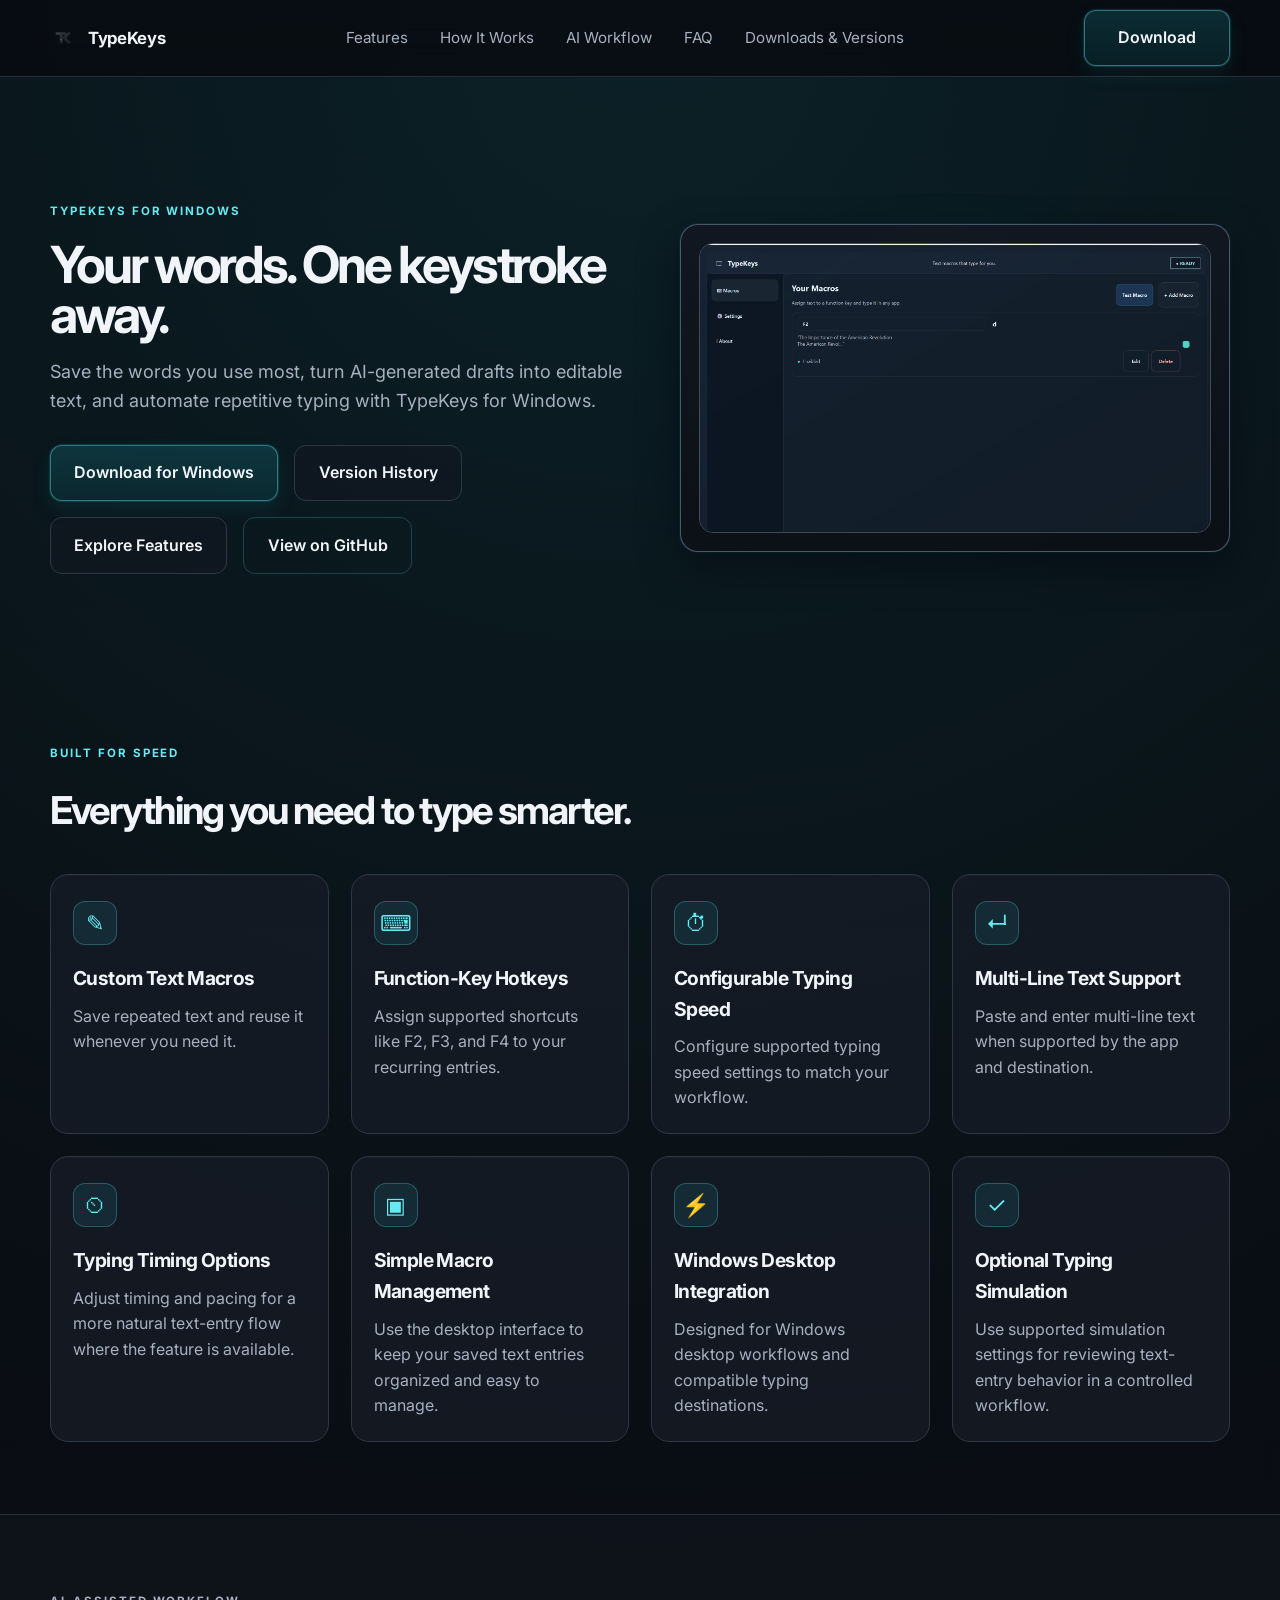
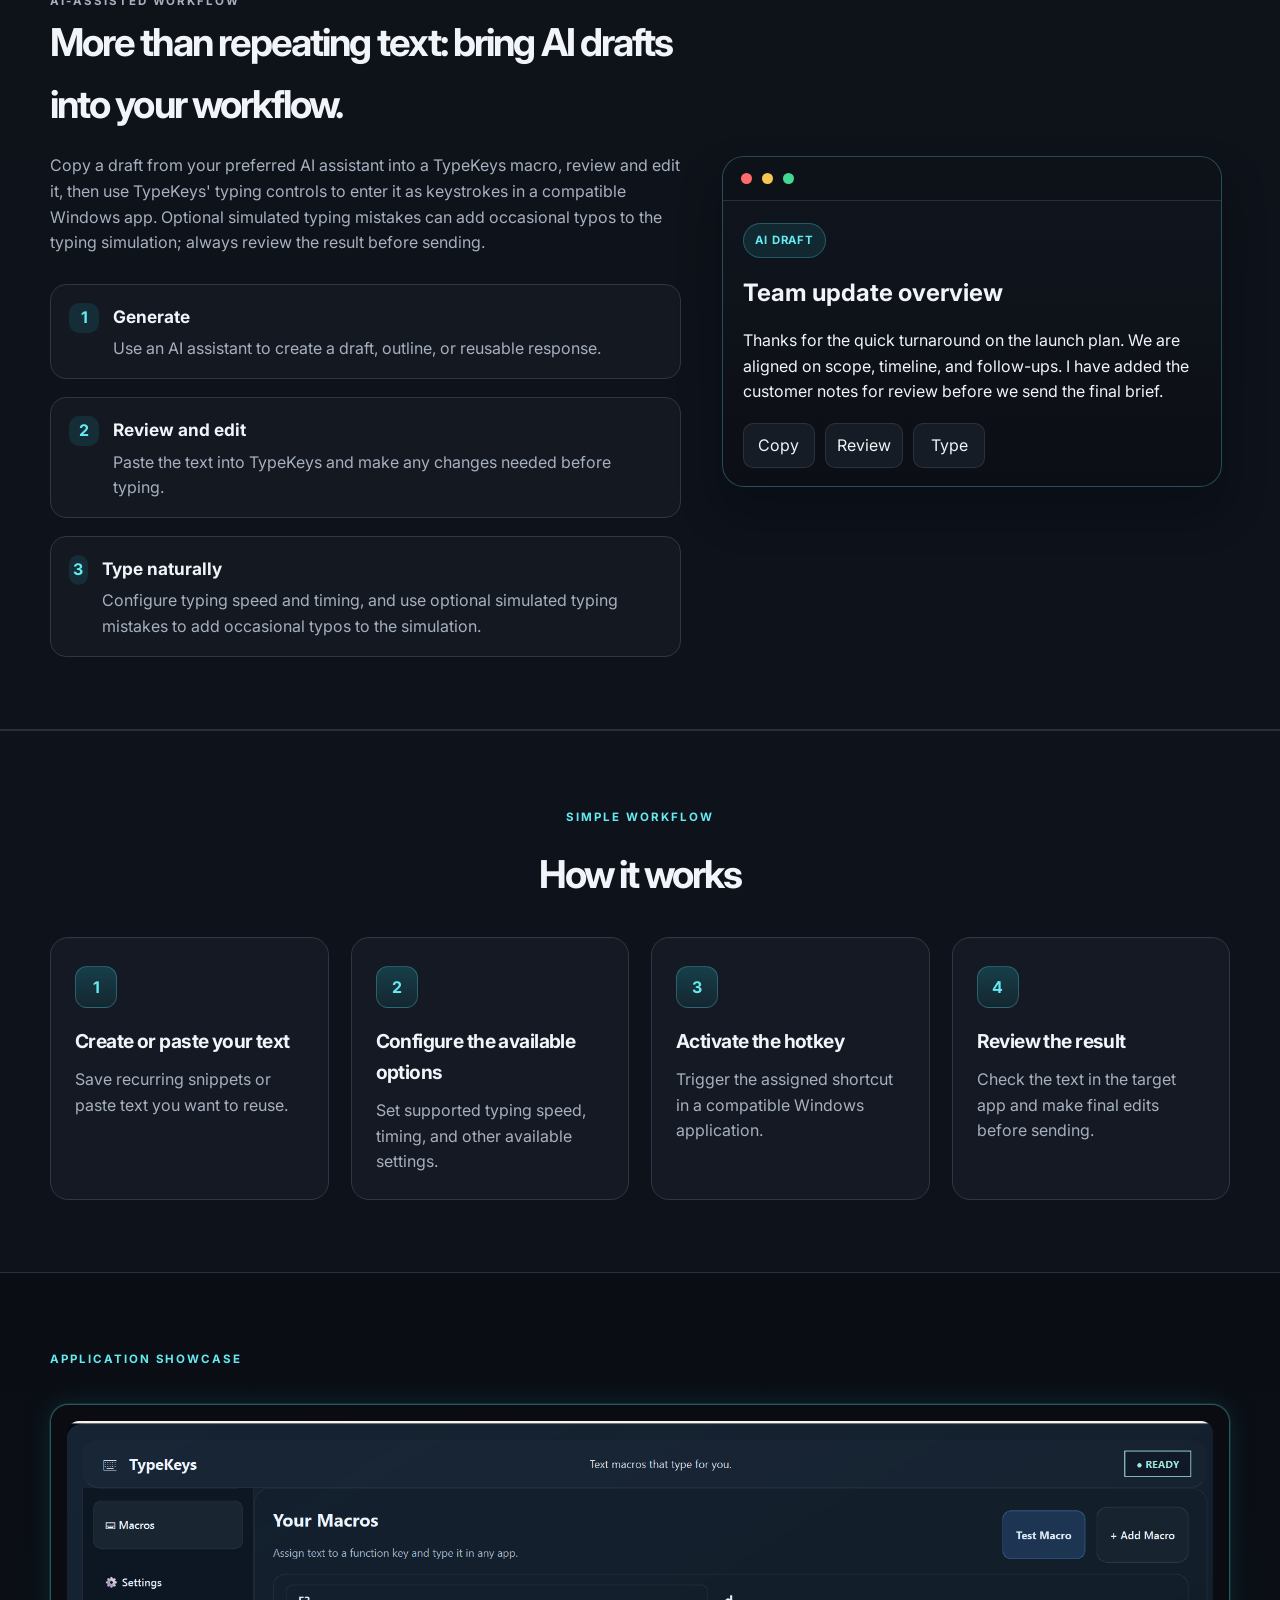
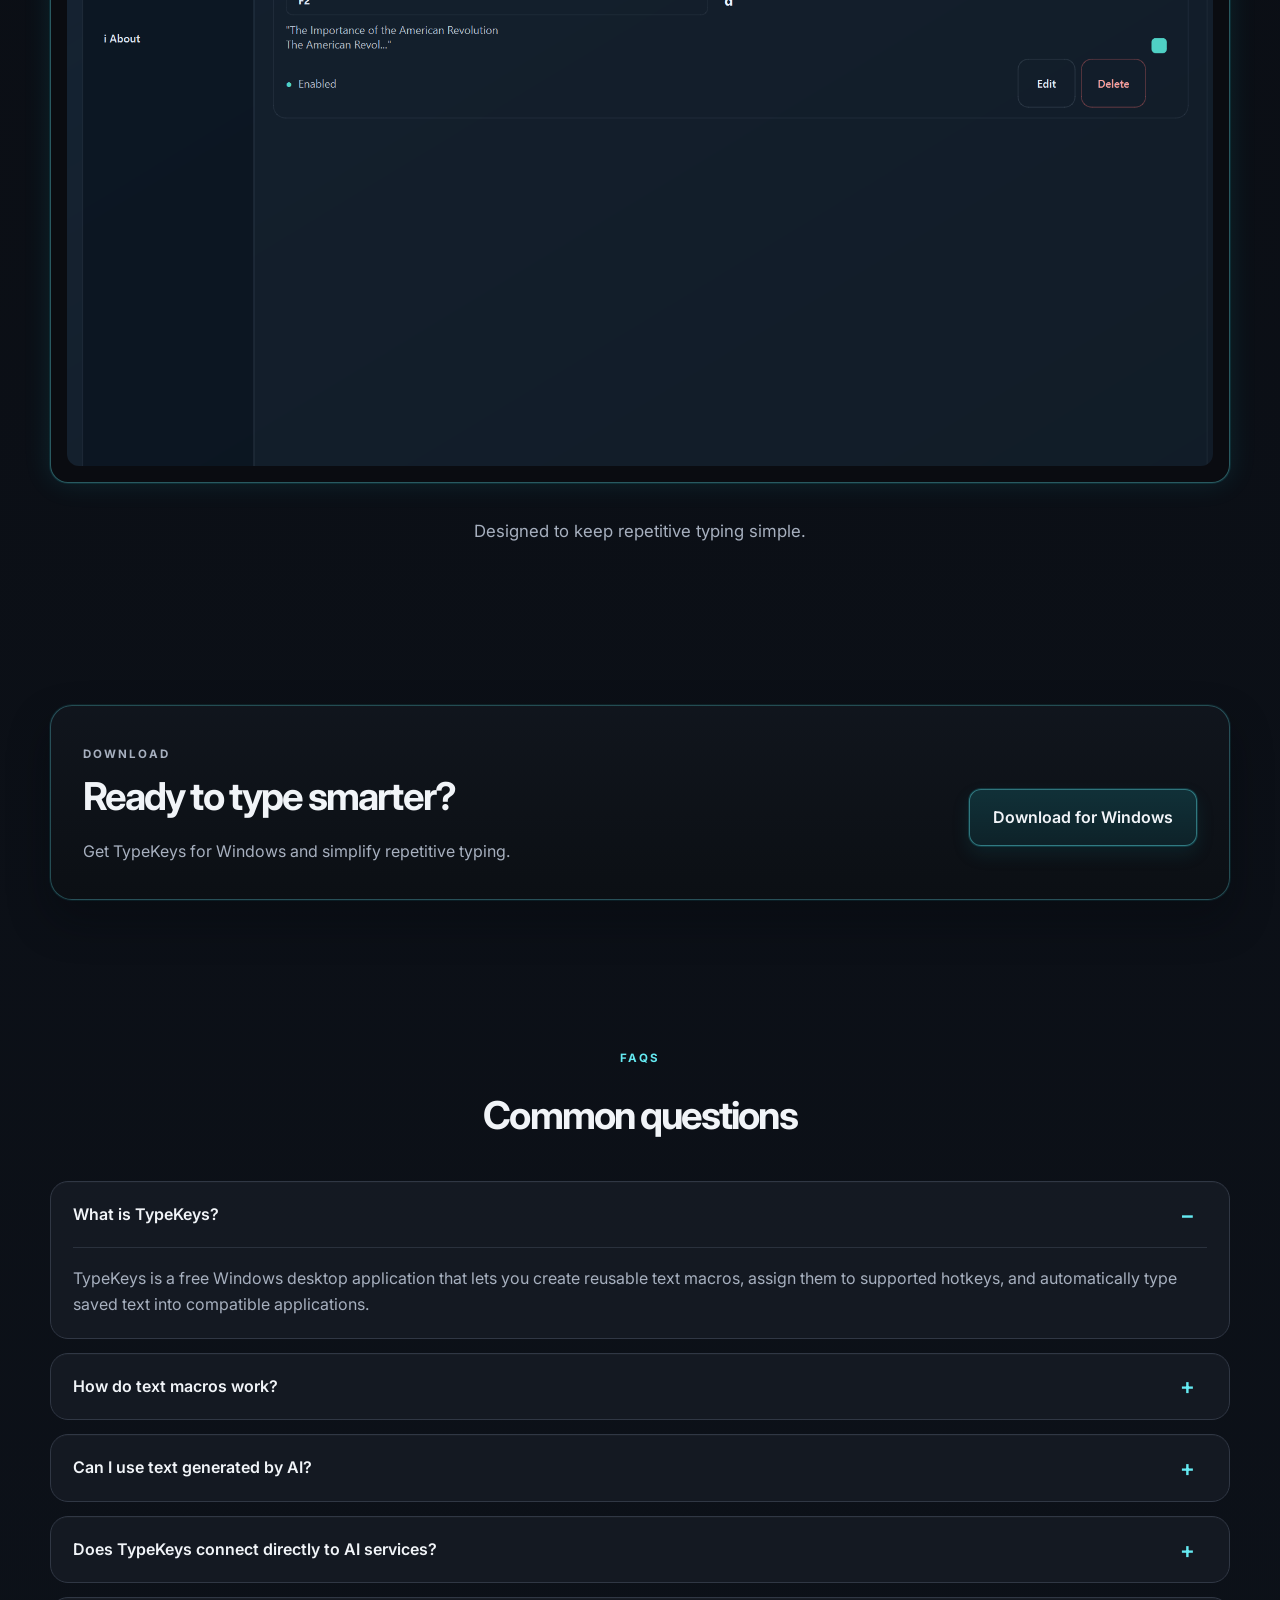
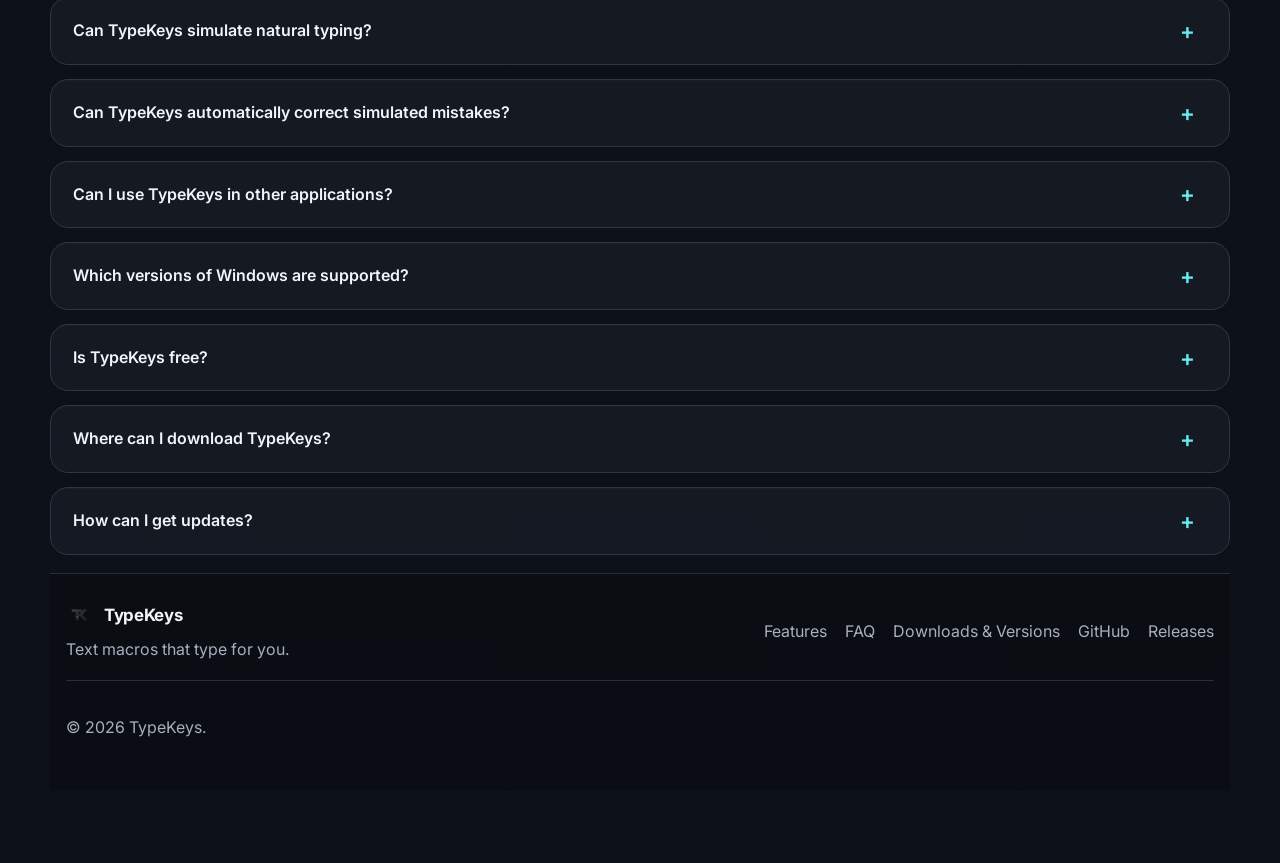
<file: index.html>
﻿<!DOCTYPE html>
<html lang="en">
  <head>
    <meta charset="UTF-8" />
    <meta name="viewport" content="width=device-width, initial-scale=1.0" />
    <meta name="description" content="TypeKeys is a Windows desktop utility for creating reusable text macros, assigning them to hotkeys, and typing saved text wherever you need it." />
    <title>TypeKeys | Text macros that type for you.</title>
    <link rel="icon" type="image/png" href="assets/logo.png" />
    <link rel="preconnect" href="https://fonts.googleapis.com" />
    <link rel="preconnect" href="https://fonts.gstatic.com" crossorigin />
    <link href="https://fonts.googleapis.com/css2?family=Inter:wght@400;500;600;700;800&display=swap" rel="stylesheet" />
    <link rel="stylesheet" href="styles.css" />
  </head>
  <body>
    <div class="page-shell">
      <header class="site-header">
        <div class="container nav-shell">
          <a class="brand" href="#top" aria-label="TypeKeys home">
            <img src="assets/logo.png" alt="TypeKeys logo" />
            <span>TypeKeys</span>
          </a>

          <button class="nav-toggle" aria-label="Toggle navigation" aria-expanded="false">
            <span></span>
            <span></span>
            <span></span>
          </button>

          <nav class="main-nav" aria-label="Main navigation">
            <a href="#features">Features</a>
            <a href="#how-it-works">How It Works</a>
            <a href="#ai-workflow">AI Workflow</a>
            <a href="#faq">FAQ</a>
            <a href="download.html">Downloads &amp; Versions</a>
          </nav>

          <a class="btn btn-primary nav-download" href="download.html">Download</a>
        </div>
      </header>

      <main id="top">
        <section class="hero">
          <div class="container hero-grid">
            <div class="hero-copy">
              <p class="eyebrow">TYPEKEYS FOR WINDOWS</p>
              <h1>Your words. One keystroke away.</h1>
              <p class="hero-text">Save the words you use most, turn AI-generated drafts into editable text, and automate repetitive typing with TypeKeys for Windows.</p>
              <div class="hero-actions">
                <a class="btn btn-primary" href="download.html">Download for Windows</a>
                <a class="btn btn-secondary" href="download.html">Version History</a>
                <a class="btn btn-secondary" href="#features">Explore Features</a>
                <a class="btn btn-ghost" href="https://github.com/Andrews3dfactory/TypeKey" target="_blank" rel="noreferrer">View on GitHub</a>
              </div>
            </div>

            <div class="hero-visual" aria-label="TypeKeys desktop application preview">
              <div class="screen-glow"></div>
              <div class="screen-frame">
                <img src="assets/app-screenshot.png" alt="TypeKeys desktop application interface" />
              </div>
            </div>
          </div>
        </section>

        <section id="features" class="section">
          <div class="container">
            <div class="section-header">
              <p class="eyebrow eyebrow-inline">Built for speed</p>
              <h2>Everything you need to type smarter.</h2>
            </div>

            <div class="feature-grid">
              <article class="feature-card">
                <div class="feature-icon" aria-hidden="true">✎</div>
                <h3>Custom Text Macros</h3>
                <p>Save repeated text and reuse it whenever you need it.</p>
              </article>

              <article class="feature-card">
                <div class="feature-icon" aria-hidden="true">⌨</div>
                <h3>Function-Key Hotkeys</h3>
                <p>Assign supported shortcuts like F2, F3, and F4 to your recurring entries.</p>
              </article>

              <article class="feature-card">
                <div class="feature-icon" aria-hidden="true">⏱</div>
                <h3>Configurable Typing Speed</h3>
                <p>Configure supported typing speed settings to match your workflow.</p>
              </article>

              <article class="feature-card">
                <div class="feature-icon" aria-hidden="true">↵</div>
                <h3>Multi-Line Text Support</h3>
                <p>Paste and enter multi-line text when supported by the app and destination.</p>
              </article>

              <article class="feature-card">
                <div class="feature-icon" aria-hidden="true">⏲</div>
                <h3>Typing Timing Options</h3>
                <p>Adjust timing and pacing for a more natural text-entry flow where the feature is available.</p>
              </article>

              <article class="feature-card">
                <div class="feature-icon" aria-hidden="true">▣</div>
                <h3>Simple Macro Management</h3>
                <p>Use the desktop interface to keep your saved text entries organized and easy to manage.</p>
              </article>

              <article class="feature-card">
                <div class="feature-icon" aria-hidden="true">⚡</div>
                <h3>Windows Desktop Integration</h3>
                <p>Designed for Windows desktop workflows and compatible typing destinations.</p>
              </article>

              <article class="feature-card">
                <div class="feature-icon" aria-hidden="true">✓</div>
                <h3>Optional Typing Simulation</h3>
                <p>Use supported simulation settings for reviewing text-entry behavior in a controlled workflow.</p>
              </article>
            </div>
          </div>
        </section>

        <section id="ai-workflow" class="section section-muted ai-section">
          <div class="container ai-grid">
            <div class="ai-copy">
              <p class="eyebrow eyebrow-inline">AI-assisted workflow</p>
              <h2>More than repeating text: bring AI drafts into your workflow.</h2>
              <p>Copy a draft from your preferred AI assistant into a TypeKeys macro, review and edit it, then use TypeKeys' typing controls to enter it as keystrokes in a compatible Windows app. Optional simulated typing mistakes can add occasional typos to the typing simulation; always review the result before sending.</p>

              <div class="ai-steps">
                <div class="ai-step">
                  <span>1</span>
                  <div>
                    <h3>Generate</h3>
                    <p>Use an AI assistant to create a draft, outline, or reusable response.</p>
                  </div>
                </div>

                <div class="ai-step">
                  <span>2</span>
                  <div>
                    <h3>Review and edit</h3>
                    <p>Paste the text into TypeKeys and make any changes needed before typing.</p>
                  </div>
                </div>

                <div class="ai-step">
                  <span>3</span>
                  <div>
                    <h3>Type naturally</h3>
                    <p>Configure typing speed and timing, and use optional simulated typing mistakes to add occasional typos to the simulation.</p>
                  </div>
                </div>
              </div>
            </div>

            <div class="ai-demo-wrap">
              <div class="ai-demo-card">
                <div class="demo-header">
                  <span class="dot dot-red"></span>
                  <span class="dot dot-yellow"></span>
                  <span class="dot dot-green"></span>
                </div>
                <div class="demo-body">
                  <div class="demo-pill">AI Draft</div>
                  <h3>Team update overview</h3>
                  <p>Thanks for the quick turnaround on the launch plan. We are aligned on scope, timeline, and follow-ups. I have added the customer notes for review before we send the final brief.</p>
                  <div class="demo-actions">
                    <span>Copy</span>
                    <span>Review</span>
                    <span>Type</span>
                  </div>
                </div>
              </div>
            </div>
          </div>
        </section>

        <section id="how-it-works" class="section section-muted">
          <div class="container">
            <div class="section-header centered">
              <p class="eyebrow eyebrow-inline">Simple workflow</p>
              <h2>How it works</h2>
            </div>

            <div class="steps-grid">
              <div class="step-card">
                <div class="step-number">1</div>
                <h3>Create or paste your text</h3>
                <p>Save recurring snippets or paste text you want to reuse.</p>
              </div>

              <div class="step-card">
                <div class="step-number">2</div>
                <h3>Configure the available options</h3>
                <p>Set supported typing speed, timing, and other available settings.</p>
              </div>

              <div class="step-card">
                <div class="step-number">3</div>
                <h3>Activate the hotkey</h3>
                <p>Trigger the assigned shortcut in a compatible Windows application.</p>
              </div>

              <div class="step-card">
                <div class="step-number">4</div>
                <h3>Review the result</h3>
                <p>Check the text in the target app and make final edits before sending.</p>
              </div>
            </div>
          </div>
        </section>

        <section id="screenshots" class="section">
          <div class="container showcase-block">
            <div class="showcase-header">
              <p class="eyebrow eyebrow-inline">Application showcase</p>
            </div>
            <div class="showcase-frame">
              <img src="assets/app-screenshot.png" alt="TypeKeys application screenshot" />
            </div>
            <p class="showcase-caption">Designed to keep repetitive typing simple.</p>
          </div>
        </section>

        <section id="download" class="section download-section">
          <div class="container download-card">
            <div class="download-content">
              <p class="eyebrow eyebrow-inline">Download</p>
              <h2>Ready to type smarter?</h2>
              <p>Get TypeKeys for Windows and simplify repetitive typing.</p>
            </div>
            <div class="download-actions">
              <a class="btn btn-primary" href="download.html">Download for Windows</a>
            </div>
          </div>
        </section>

        <section id="faq" class="section">
          <div class="container faq-wrap">
            <div class="section-header centered faq-header">
              <p class="eyebrow eyebrow-inline">FAQs</p>
              <h2>Common questions</h2>
            </div>

     <div class="faq-list">
  <details name="typekeys-faq" open>
    <summary>What is TypeKeys?</summary>
    <p>TypeKeys is a free Windows desktop application that lets you create reusable text macros, assign them to supported hotkeys, and automatically type saved text into compatible applications.</p>
  </details>

  <details name="typekeys-faq">
    <summary>How do text macros work?</summary>
    <p>Create a macro by saving the text you want to reuse, assign it to a supported function key, and press that key to type the saved text into a compatible application.</p>
  </details>

  <details name="typekeys-faq">
    <summary>Can I use text generated by AI?</summary>
    <p>Yes! You can copy text from an AI assistant, paste it into a TypeKeys macro, review or edit it, and use TypeKeys to enter the text into a compatible application.</p>
  </details>

  <details name="typekeys-faq">
    <summary>Does TypeKeys connect directly to AI services?</summary>
    <p>No direct AI integration is required to use AI-generated text with TypeKeys. Simply copy text from your preferred AI assistant and paste it into TypeKeys.</p>
  </details>

  <details name="typekeys-faq">
    <summary>Can TypeKeys simulate natural typing?</summary>
    <p>TypeKeys includes configurable typing-speed and timing options. It also offers an optional simulated-mistake setting that can introduce typos during text entry. Available behavior depends on the application's current settings and implementation.</p>
  </details>

  <details name="typekeys-faq">
    <summary>Can TypeKeys automatically correct simulated mistakes?</summary>
    <p>TypeKeys' automatic mistake-correction capabilities have not been confirmed. Check the application's settings and release notes for the currently supported features.</p>
  </details>

  <details name="typekeys-faq">
    <summary>Can I use TypeKeys in other applications?</summary>
    <p>TypeKeys is designed to enter saved text into compatible Windows desktop applications. Compatibility may vary depending on how each application handles keyboard input.</p>
  </details>

  <details name="typekeys-faq">
    <summary>Which versions of Windows are supported?</summary>
    <p>TypeKeys is built for Windows desktop use. Check the official release information for verified Windows compatibility details.</p>
  </details>

  <details name="typekeys-faq">
    <summary>Is TypeKeys free?</summary>
    <p>Yes! TypeKeys is free to download and use. Visit the official GitHub Releases page to find available downloads and updates.</p>
  </details>

  <details name="typekeys-faq">
    <summary>Where can I download TypeKeys?</summary>
    <p>You can find available versions of TypeKeys on the <a href="https://github.com/Andrews3dfactory/TypeKey/releases" target="_blank" rel="noopener noreferrer">official GitHub Releases page</a>.</p>
  </details>

  <details name="typekeys-faq">
    <summary>How can I get updates?</summary>
    <p>Visit the official GitHub Releases page to check for new versions, review release notes, and download updates when they become available.</p>
  </details>
</div>
      <footer class="site-footer">
        <div class="container footer-grid">
          <div class="footer-brand-block">
            <a class="brand brand-footer" href="#top">
              <img src="assets/logo.png" alt="TypeKeys logo" />
              <span>TypeKeys</span>
            </a>
            <p>Text macros that type for you.</p>
          </div>

          <div class="footer-links">
            <a href="#features">Features</a>
            <a href="#faq">FAQ</a>
            <a href="download.html">Downloads &amp; Versions</a>
            <a href="https://github.com/Andrews3dfactory/TypeKey" target="_blank" rel="noreferrer">GitHub</a>
            <a href="https://github.com/Andrews3dfactory/TypeKey/releases" target="_blank" rel="noreferrer">Releases</a>
          </div>
        </div>

        <div class="container footer-bottom">
          <p>&copy; <span id="year"></span> TypeKeys.</p>
        </div>
      </footer>
    </div>

    <script src="script.js"></script>
  </body>
</html>
</file>
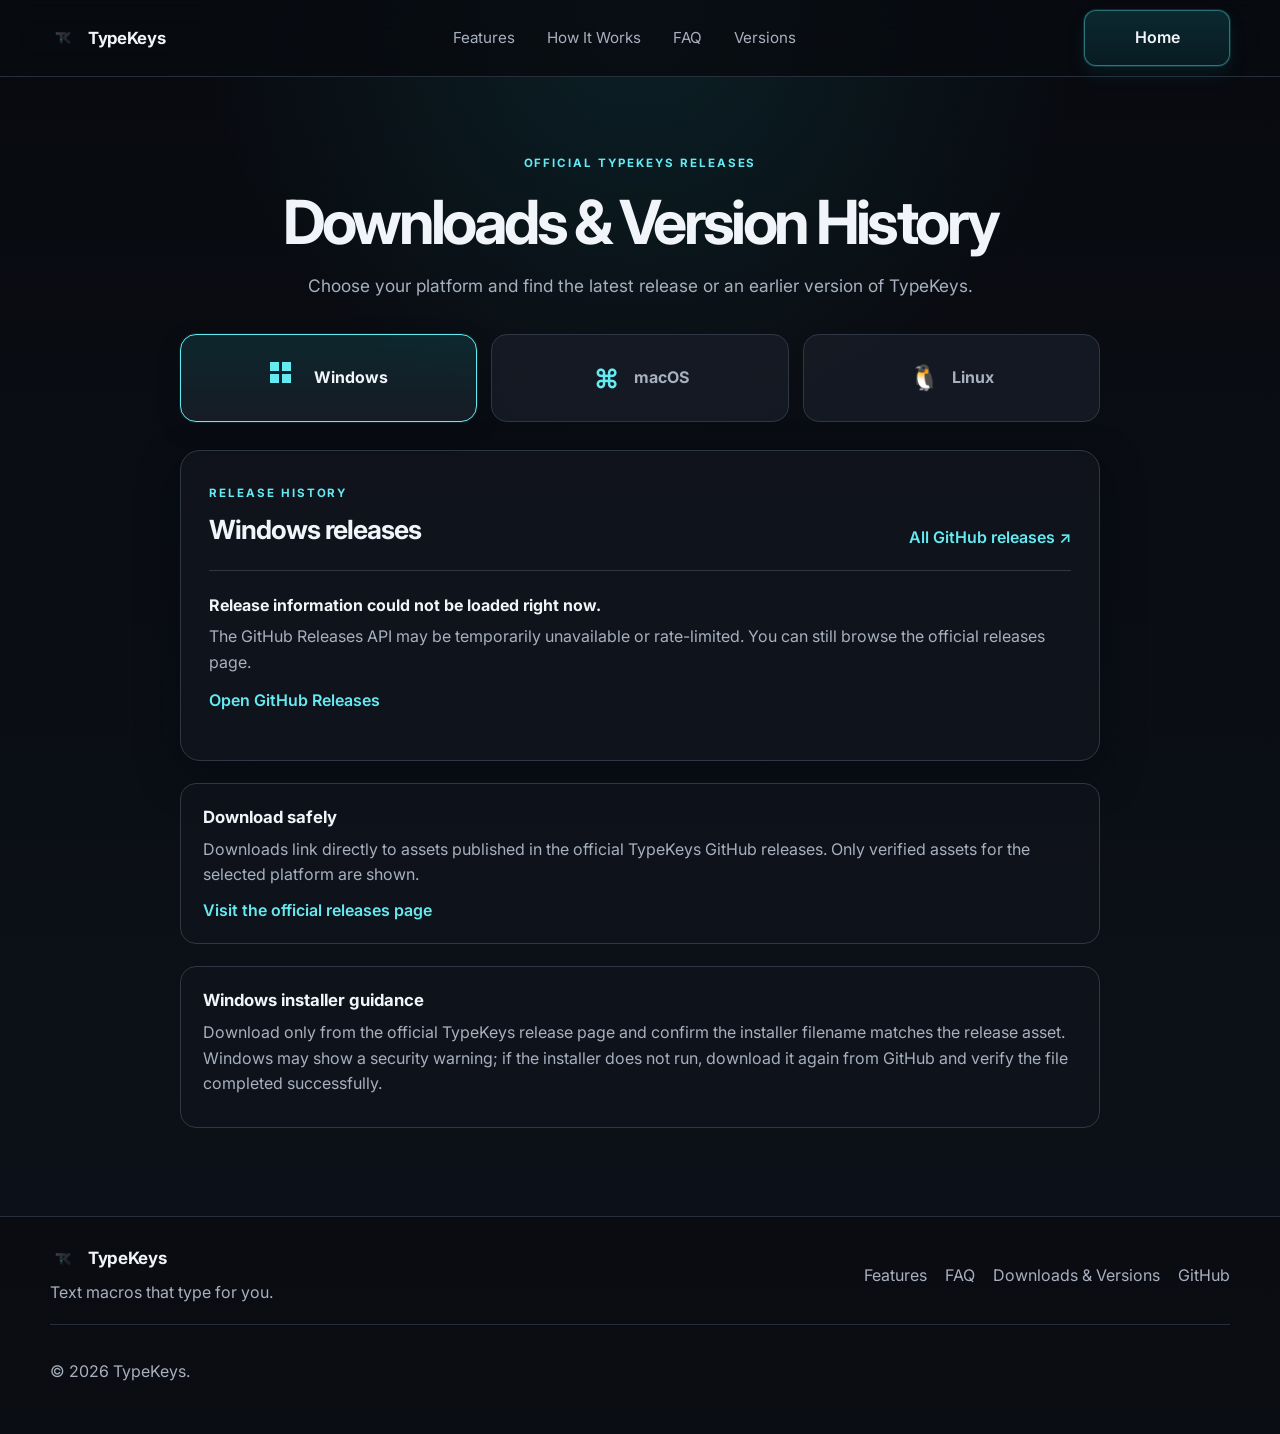
<file: download.html>
<!DOCTYPE html>
<html lang="en">
  <head>
    <meta charset="UTF-8" />
    <meta name="viewport" content="width=device-width, initial-scale=1.0" />
    <meta name="description" content="Browse TypeKeys releases and download verified builds for Windows, macOS, and Linux." />
    <title>Downloads &amp; Version History | TypeKeys</title>
    <link rel="icon" type="image/png" href="assets/logo.png" />
    <link rel="preconnect" href="https://fonts.googleapis.com" />
    <link rel="preconnect" href="https://fonts.gstatic.com" crossorigin />
    <link href="https://fonts.googleapis.com/css2?family=Inter:wght@400;500;600;700;800&display=swap" rel="stylesheet" />
    <link rel="stylesheet" href="styles.css" />
  </head>
  <body>
    <div class="page-shell">
      <header class="site-header">
        <div class="container nav-shell">
          <a class="brand" href="index.html" aria-label="TypeKeys home">
            <img src="assets/logo.png" alt="TypeKeys logo" />
            <span>TypeKeys</span>
          </a>

          <button class="nav-toggle" aria-label="Toggle navigation" aria-expanded="false">
            <span></span>
            <span></span>
            <span></span>
          </button>

          <nav class="main-nav" aria-label="Main navigation">
            <a href="index.html#features">Features</a>
            <a href="index.html#how-it-works">How It Works</a>
            <a href="index.html#faq">FAQ</a>
            <a href="download.html" aria-current="page">Versions</a>
          </nav>

          <a class="btn btn-primary nav-download" href="index.html">Home</a>
        </div>
      </header>

      <main>
        <section class="section versions-page">
          <div class="container versions-shell">
            <div class="versions-heading">
              <p class="eyebrow eyebrow-inline">Official TypeKeys releases</p>
              <h1>Downloads &amp; Version History</h1>
              <p>Choose your platform and find the latest release or an earlier version of TypeKeys.</p>
            </div>

            <div class="platform-picker" role="tablist" aria-label="Choose operating system">
              <button class="platform-tab" id="platform-windows" type="button" role="tab" aria-controls="release-panel" aria-selected="true" tabindex="0" data-platform="windows">
                <span class="platform-icon windows-icon" aria-hidden="true"><span></span><span></span><span></span><span></span></span>
                <span>Windows</span>
              </button>
              <button class="platform-tab" id="platform-macos" type="button" role="tab" aria-controls="release-panel" aria-selected="false" tabindex="-1" data-platform="macos">
                <span class="platform-icon" aria-hidden="true">⌘</span>
                <span>macOS</span>
              </button>
              <button class="platform-tab" id="platform-linux" type="button" role="tab" aria-controls="release-panel" aria-selected="false" tabindex="-1" data-platform="linux">
                <span class="platform-icon linux-icon" aria-hidden="true">🐧</span>
                <span>Linux</span>
              </button>
            </div>

            <section class="release-panel" id="release-panel" role="tabpanel" aria-labelledby="platform-windows" tabindex="0">
              <div class="release-panel-heading">
                <div>
                  <p class="eyebrow eyebrow-inline">Release history</p>
                  <h2 id="selected-platform-title">Windows releases</h2>
                </div>
                <a class="github-releases-link" href="https://github.com/Andrews3dfactory/TypeKey/releases" target="_blank" rel="noreferrer">All GitHub releases <span aria-hidden="true">↗</span></a>
              </div>
              <div class="release-status" id="release-status" role="status" aria-live="polite">Loading verified release information…</div>
              <div class="release-list" id="release-list"></div>
            </section>

            <aside class="release-safety">
              <h2>Download safely</h2>
              <p>Downloads link directly to assets published in the official TypeKeys GitHub releases. Only verified assets for the selected platform are shown.</p>
              <a href="https://github.com/Andrews3dfactory/TypeKey/releases" target="_blank" rel="noreferrer">Visit the official releases page</a>
            </aside>

            <aside class="release-safety" id="windows-guidance">
              <h2>Windows installer guidance</h2>
              <p>Download only from the official TypeKeys release page and confirm the installer filename matches the release asset. Windows may show a security warning; if the installer does not run, download it again from GitHub and verify the file completed successfully.</p>
            </aside>

            <aside class="release-safety macos-build-guide" id="macos-build-guide" hidden>
              <h2>macOS build script (experimental)</h2>
              <p>This is a build helper script, not a macOS installer. I do not have a Mac, so I have not been able to test whether this build works.</p>
              <ol>
                <li>Download the script on Windows and transfer <code>build_macos.sh</code> to your Mac.</li>
                <li>On the Mac, place it in the root of a complete TypeKeys application source checkout. This website repository does not contain the required app source files.</li>
                <li>Open Terminal in that source folder and run <code>bash ./build_macos.sh</code>. The script requires macOS tools, Python 3, and the app's <code>main.py</code>, <code>requirements.txt</code>, and <code>assets/typekeys-logo.png</code>.</li>
              </ol>
              <a class="btn btn-secondary build-script-download" href="build_macos.sh" download="build_macos.sh">Download macOS build script</a>
              <p class="build-script-warning">This does not install TypeKeys on Windows or produce a Mac app on Windows. The script must run on a Mac, and its success is not guaranteed until tested on macOS.</p>
            </aside>

            <aside class="release-safety linux-build-guide" id="linux-build-guide" hidden>
              <h2>Linux build script (experimental)</h2>
              <p>This is a build helper script, not a Linux installer. I do not have Linux, so I have not been able to test whether this build works.</p>
              <ol>
                <li>Download the script on Windows and transfer <code>build_linux.sh</code> to your Linux computer.</li>
                <li>Place it in the root of a complete TypeKeys application source checkout. This website repository does not contain the required app source files.</li>
                <li>Open a terminal in that source folder and run <code>bash ./build_linux.sh</code>. The script requires Python 3, <code>tar</code>, <code>main.py</code>, <code>requirements.txt</code>, and <code>assets/typekeys-logo.png</code>.</li>
              </ol>
              <a class="btn btn-secondary build-script-download" href="build_linux.sh" download="build_linux.sh">Download Linux build script</a>
              <p class="build-script-warning">This does not build a Linux app on Windows. Run it on Linux. It creates a portable <code>.tar.gz</code>; it also creates an AppImage only when <code>appimagetool</code> is installed. The script has not been tested on Linux, so success is not guaranteed. Global hotkeys require X11 or XWayland; native Wayland is not supported by pynput.</p>
            </aside>
          </div>
        </section>
      </main>

      <footer class="site-footer">
        <div class="container footer-grid">
          <div class="footer-brand-block">
            <a class="brand brand-footer" href="index.html">
              <img src="assets/logo.png" alt="TypeKeys logo" />
              <span>TypeKeys</span>
            </a>
            <p>Text macros that type for you.</p>
          </div>

          <div class="footer-links">
            <a href="index.html#features">Features</a>
            <a href="index.html#faq">FAQ</a>
            <a href="download.html">Downloads &amp; Versions</a>
            <a href="https://github.com/Andrews3dfactory/TypeKey" target="_blank" rel="noreferrer">GitHub</a>
          </div>
        </div>

        <div class="container footer-bottom">
          <p>&copy; <span id="year"></span> TypeKeys.</p>
        </div>
      </footer>
    </div>

    <script src="script.js"></script>
  </body>
</html>
</file>
<file: styles.css>
﻿:root {
  --bg: #080a0f;
  --bg-alt: #10141d;
  --card: #171c26;
  --card-strong: #1d2430;
  --border: #303744;
  --border-soft: rgba(126, 138, 155, 0.22);
  --cyan: #20c7d4;
  --cyan-bright: #65eaf2;
  --cyan-soft: rgba(32, 199, 212, 0.18);
  --text: #f1f4f8;
  --text-soft: #a7b0bf;
  --success: #43d995;
  --shadow: 0 16px 38px rgba(4, 9, 16, 0.55);
  --container: 1180px;
  --radius: 18px;
}

* { box-sizing: border-box; }
html { scroll-behavior: smooth; }
body {
  margin: 0;
  font-family: "Inter", sans-serif;
  background: radial-gradient(circle at top, rgba(32, 199, 212, 0.12), transparent 28%), linear-gradient(180deg, #080a0f 0%, #0d121a 100%);
  color: var(--text);
  line-height: 1.6;
}
img { max-width: 100%; display: block; }
a { color: inherit; text-decoration: none; }
button, summary { font: inherit; }

.page-shell { min-height: 100vh; }
.container { width: min(var(--container), calc(100% - 32px)); margin: 0 auto; }

.site-header {
  position: sticky;
  top: 0;
  z-index: 20;
  backdrop-filter: blur(16px);
  background: rgba(8, 10, 15, 0.8);
  border-bottom: 1px solid rgba(48, 55, 68, 0.8);
}

.nav-shell {
  display: flex;
  align-items: center;
  justify-content: space-between;
  gap: 20px;
  min-height: 76px;
}

.brand {
  display: inline-flex;
  align-items: center;
  gap: 12px;
  font-size: 1.05rem;
  font-weight: 700;
  letter-spacing: -0.02em;
}
.brand img { width: 26px; height: 26px; }

.main-nav {
  display: flex;
  align-items: center;
  gap: 32px;
  color: var(--text-soft);
  font-size: 0.95rem;
}
.main-nav a { position: relative; transition: color 0.2s ease; }
.main-nav a::after {
  content: "";
  position: absolute;
  left: 0;
  bottom: -8px;
  width: 100%;
  height: 2px;
  background: var(--cyan);
  opacity: 0;
  transform: scaleX(0.7);
  transition: opacity 0.2s ease, transform 0.2s ease;
}
.main-nav a:hover, .main-nav a:focus-visible { color: var(--text); }
.main-nav a:hover::after, .main-nav a:focus-visible::after { opacity: 1; transform: scaleX(1); }

.btn {
  display: inline-flex;
  align-items: center;
  justify-content: center;
  border-radius: 12px;
  padding: 0.9rem 1.45rem;
  border: 1px solid transparent;
  font-weight: 600;
  cursor: pointer;
  transition: transform 0.2s ease, box-shadow 0.2s ease, border-color 0.2s ease;
}
.btn:hover, .btn:focus-visible { transform: translateY(-1px); }

.btn-primary {
  background: linear-gradient(180deg, rgba(32, 199, 212, 0.17), rgba(19, 142, 157, 0.14));
  border-color: rgba(101, 234, 242, 0.4);
  color: var(--text);
  box-shadow: 0 0 0 1px rgba(32, 199, 212, 0.18), 0 8px 18px rgba(19, 126, 138, 0.15);
}
.btn-primary:hover, .btn-primary:focus-visible {
  box-shadow: 0 0 0 1px rgba(101, 234, 242, 0.38), 0 10px 24px rgba(19, 126, 138, 0.24);
}

.btn-secondary {
  background: rgba(18, 24, 33, 0.58);
  border-color: var(--border);
  color: var(--text);
}

.btn-ghost {
  background: transparent;
  border-color: rgba(101, 234, 242, 0.2);
  color: var(--text);
}

.is-disabled {
  cursor: not-allowed;
  opacity: 0.7;
  pointer-events: none;
  filter: saturate(0.75);
}

.nav-download { min-width: 146px; }

.nav-toggle {
  display: none;
  width: 44px;
  height: 44px;
  border-radius: 10px;
  border: 1px solid var(--border);
  background: rgba(18, 24, 33, 0.7);
  cursor: pointer;
}
.nav-toggle span {
  display: block;
  width: 18px;
  height: 2px;
  margin: 5px auto;
  background: var(--text);
  border-radius: 99px;
}

.hero {
  padding: 96px 0 64px;
}
.hero-grid {
  display: grid;
  grid-template-columns: 1.05fr 1fr;
  align-items: center;
  gap: 52px;
}

.eyebrow {
  margin: 0 0 18px;
  color: var(--cyan-bright);
  letter-spacing: 0.17em;
  font-size: 0.72rem;
  font-weight: 700;
  text-transform: uppercase;
}
.eyebrow-inline { display: inline-block; }

.hero h1 {
  margin: 0;
  font-size: clamp(2.7rem, 4vw, 4.4rem);
  line-height: 0.98;
  letter-spacing: -0.06em;
}
.hero-text {
  max-width: 620px;
  margin-top: 18px;
  font-size: 1.13rem;
  color: var(--text-soft);
}
.hero-actions,
.download-actions {
  display: flex;
  flex-wrap: wrap;
  gap: 16px;
  margin-top: 30px;
}

.hero-visual {
  position: relative;
  display: flex;
  justify-content: center;
  align-items: center;
  min-height: 430px;
}
.screen-glow {
  position: absolute;
  inset: 12% 10% 15% 10%;
  border-radius: 36px;
  background: radial-gradient(circle at center, rgba(32, 199, 212, 0.36), rgba(32, 199, 212, 0.08) 35%, transparent 70%);
  filter: blur(22px);
}
.screen-frame {
  position: relative;
  z-index: 1;
  width: min(100%, 680px);
  padding: 18px;
  border-radius: 18px;
  border: 1px solid rgba(83, 100, 121, 0.86);
  background: linear-gradient(180deg, rgba(18, 24, 33, 0.94), rgba(12, 16, 22, 0.92));
  box-shadow: var(--shadow), 0 0 0 1px rgba(32, 199, 212, 0.08);
}
.screen-frame img {
  display: block;
  border-radius: 14px;
  width: 100%;
  border: 1px solid rgba(79, 90, 104, 0.8);
}

.section { padding: 72px 0; }
.section-muted {
  background: rgba(16, 20, 29, 0.7);
  border-top: 1px solid rgba(48, 55, 68, 0.8);
  border-bottom: 1px solid rgba(48, 55, 68, 0.8);
}
.section-header { margin-bottom: 32px; }
.section-header.centered { text-align: center; }
.section-header h2 {
  margin: 0;
  font-size: clamp(2rem, 3vw, 3rem);
  letter-spacing: -0.05em;
}

.feature-grid {
  display: grid;
  grid-template-columns: repeat(4, minmax(0, 1fr));
  gap: 22px;
}
.feature-card, .step-card, .faq-list details {
  background: rgba(23, 28, 38, 0.78);
  border: 1px solid var(--border);
  border-radius: var(--radius);
  box-shadow: inset 0 1px 0 rgba(255, 255, 255, 0.02);
  transition: transform 0.2s ease, border-color 0.2s ease;
}
.feature-card:hover, .step-card:hover { transform: translateY(-2px); border-color: rgba(101, 234, 242, 0.38); }
.feature-card { padding: 26px 22px 22px; }
.feature-icon {
  display: grid;
  place-items: center;
  width: 44px;
  height: 44px;
  margin-bottom: 18px;
  border-radius: 12px;
  background: rgba(32, 199, 212, 0.1);
  border: 1px solid rgba(101, 234, 242, 0.26);
  color: var(--cyan-bright);
  font-size: 1.4rem;
}
.feature-card h3, .step-card h3 { margin: 0 0 10px; font-size: 1.2rem; letter-spacing: -0.03em; }
.feature-card p, .step-card p, .faq-list p, .download-content p, .footer-brand-block p, .ai-copy p, .ai-step p { margin: 0; color: var(--text-soft); }

.ai-section { overflow: hidden; }
.ai-grid {
  display: grid;
  grid-template-columns: 1.1fr 0.9fr;
  gap: 32px;
  align-items: center;
}
.ai-copy h2 {
  margin: 0 0 18px;
  font-size: clamp(2.1rem, 3vw, 3rem);
  letter-spacing: -0.05em;
}
.ai-steps {
  display: grid;
  gap: 18px;
  margin-top: 28px;
}
.ai-step {
  display: flex;
  gap: 14px;
  align-items: flex-start;
  padding: 18px 18px 16px;
  border-radius: 16px;
  border: 1px solid var(--border);
  background: rgba(20, 26, 35, 0.8);
}
.ai-step span {
  display: grid;
  place-items: center;
  width: 30px;
  height: 30px;
  border-radius: 10px;
  background: rgba(32, 199, 212, 0.12);
  color: var(--cyan-bright);
  font-weight: 700;
}
.ai-step h3 { margin: 0 0 6px; font-size: 1.08rem; }
.ai-demo-wrap { display: flex; justify-content: center; }
.ai-demo-card {
  width: min(100%, 500px);
  border-radius: 22px;
  border: 1px solid rgba(101, 234, 242, 0.28);
  background: linear-gradient(180deg, rgba(17, 22, 30, 0.96), rgba(12, 15, 20, 0.96));
  box-shadow: 0 24px 42px rgba(4, 9, 16, 0.42);
  overflow: hidden;
}
.demo-header {
  display: flex;
  align-items: center;
  gap: 10px;
  padding: 16px 18px;
  border-bottom: 1px solid rgba(48, 55, 68, 0.8);
  background: rgba(13, 18, 25, 0.9);
}
.dot {
  display: inline-block;
  width: 11px;
  height: 11px;
  border-radius: 50%;
}
.dot-red { background: #ff6b6b; }
.dot-yellow { background: #f9c74f; }
.dot-green { background: #43d995; }
.demo-body { padding: 22px 20px 18px; }
.demo-pill {
  display: inline-block;
  padding: 0.45rem 0.7rem;
  border-radius: 999px;
  font-size: 0.71rem;
  font-weight: 700;
  letter-spacing: 0.08em;
  text-transform: uppercase;
  background: rgba(32, 199, 212, 0.12);
  color: var(--cyan-bright);
  border: 1px solid rgba(101, 234, 242, 0.25);
}
.demo-body h3 { margin: 16px 0 12px; font-size: 1.5rem; }
.demo-actions {
  display: flex;
  flex-wrap: wrap;
  gap: 10px;
  margin-top: 18px;
}
.demo-actions span {
  display: inline-flex;
  align-items: center;
  justify-content: center;
  min-width: 72px;
  padding: 0.55rem 0.7rem;
  border-radius: 10px;
  color: var(--text);
  background: rgba(24, 31, 40, 0.85);
  border: 1px solid rgba(48, 55, 68, 0.8);
}

.steps-grid {
  display: grid;
  grid-template-columns: repeat(4, minmax(0, 1fr));
  gap: 22px;
}
.step-card {
  position: relative;
  padding: 28px 24px 24px;
}
.step-number {
  display: grid;
  place-items: center;
  width: 42px;
  height: 42px;
  margin-bottom: 18px;
  border-radius: 12px;
  background: linear-gradient(180deg, rgba(32, 199, 212, 0.22), rgba(32, 199, 212, 0.08));
  border: 1px solid rgba(101, 234, 242, 0.26);
  color: var(--cyan-bright);
  font-weight: 700;
}

.showcase-block {
  display: grid;
  gap: 18px;
}
.showcase-frame {
  border: 1px solid rgba(101, 234, 242, 0.35);
  border-radius: 18px;
  background: rgba(10, 13, 17, 0.9);
  box-shadow: 0 0 0 1px rgba(32, 199, 212, 0.12), 0 0 28px rgba(32, 199, 212, 0.12);
  padding: 16px;
}
.showcase-frame img { border-radius: 12px; width: 100%; }
.showcase-caption { text-align: center; color: var(--text-soft); font-size: 1.05rem; }

.download-card {
  display: flex;
  align-items: center;
  justify-content: space-between;
  gap: 20px;
  padding: 34px 32px;
  border-radius: 22px;
  border: 1px solid rgba(101, 234, 242, 0.28);
  background: linear-gradient(180deg, rgba(17, 22, 30, 0.96), rgba(12, 16, 21, 0.96));
  box-shadow: 0 0 0 1px rgba(32, 199, 212, 0.09), 0 20px 40px rgba(4, 8, 14, 0.38);
}
.download-content h2 {
  margin: 0 0 12px;
  font-size: clamp(2rem, 3vw, 3rem);
  letter-spacing: -0.05em;
}

.download-page { padding: 80px 0; }
.download-page-shell { display: flex; justify-content: center; }
.download-page-card {
  width: min(760px, 100%);
  padding: 40px 32px;
  border-radius: 22px;
  border: 1px solid rgba(101, 234, 242, 0.28);
  background: linear-gradient(180deg, rgba(18, 24, 33, 0.96), rgba(11, 15, 20, 0.96));
  box-shadow: 0 0 0 1px rgba(32, 199, 212, 0.08), 0 18px 40px rgba(4, 8, 14, 0.38);
}
.download-page-card h1 {
  margin: 0;
  font-size: clamp(2.4rem, 4vw, 4rem);
  letter-spacing: -0.06em;
}
.download-meta {
  margin-top: 16px;
  color: var(--text-soft);
  font-size: 1.02rem;
}
.download-info {
  display: grid;
  grid-template-columns: repeat(2, minmax(0, 1fr));
  gap: 18px;
  margin-top: 28px;
  padding-top: 22px;
  border-top: 1px solid rgba(48, 55, 68, 0.8);
}
.info-label {
  display: block;
  margin-bottom: 6px;
  color: var(--cyan-bright);
  font-size: 0.75rem;
  font-weight: 700;
  letter-spacing: 0.12em;
  text-transform: uppercase;
}
.download-tips {
  margin-top: 28px;
  padding-top: 22px;
  border-top: 1px solid rgba(48, 55, 68, 0.8);
}
.download-tips h2 {
  margin: 0 0 12px;
  font-size: 1.2rem;
}
.download-tips ul {
  margin: 0;
  padding-left: 1.2rem;
  display: grid;
  gap: 10px;
}
.download-info p, .download-tips li, .download-meta { color: var(--text-soft); }

.versions-page { padding: 72px 0 88px; }
.versions-shell { width: min(920px, calc(100% - 32px)); }
.versions-heading { max-width: 760px; margin: 0 auto 34px; text-align: center; }
.versions-heading h1 {
  margin: 0;
  font-size: clamp(2.25rem, 5vw, 3.8rem);
  line-height: 1.08;
  letter-spacing: -0.06em;
}
.versions-heading > p:last-child { margin: 16px auto 0; color: var(--text-soft); font-size: 1.08rem; }
.platform-picker {
  display: grid;
  grid-template-columns: repeat(3, minmax(0, 1fr));
  gap: 14px;
  margin: 0 auto 28px;
}
.platform-tab {
  display: flex;
  align-items: center;
  justify-content: center;
  gap: 12px;
  min-height: 88px;
  padding: 16px;
  border: 1px solid var(--border);
  border-radius: 16px;
  background: rgba(23, 28, 38, 0.82);
  color: var(--text-soft);
  font-weight: 700;
  cursor: pointer;
  transition: color 0.2s ease, border-color 0.2s ease, background 0.2s ease, transform 0.2s ease;
}
.platform-tab:hover { transform: translateY(-1px); color: var(--text); border-color: rgba(101, 234, 242, 0.42); }
.platform-tab[aria-selected="true"] {
  color: var(--text);
  border-color: var(--cyan-bright);
  background: linear-gradient(180deg, rgba(32, 199, 212, 0.14), rgba(23, 28, 38, 0.94));
  box-shadow: 0 0 0 1px rgba(32, 199, 212, 0.12), 0 8px 24px rgba(4, 9, 16, 0.2);
}
.platform-tab:focus-visible, .btn:focus-visible, a:focus-visible, summary:focus-visible {
  outline: 3px solid var(--cyan-bright);
  outline-offset: 3px;
}
.platform-icon {
  display: grid;
  place-items: center;
  width: 32px;
  height: 32px;
  color: var(--cyan-bright);
  font-size: 1.65rem;
  line-height: 1;
}
.windows-icon { grid-template-columns: repeat(2, 9px); grid-template-rows: repeat(2, 9px); gap: 3px; }
.windows-icon span { width: 9px; height: 9px; background: currentColor; }
.linux-icon { font-size: 1.55rem; }
.release-panel {
  padding: 28px;
  border: 1px solid var(--border);
  border-radius: 20px;
  background: rgba(16, 20, 29, 0.88);
  box-shadow: var(--shadow);
}
.release-panel:focus-visible { outline: 2px solid var(--cyan-bright); outline-offset: 4px; }
.release-panel-heading {
  display: flex;
  align-items: end;
  justify-content: space-between;
  gap: 18px;
  margin-bottom: 22px;
  padding-bottom: 20px;
  border-bottom: 1px solid var(--border);
}
.release-panel-heading .eyebrow { margin-bottom: 6px; }
.release-panel-heading h2 { margin: 0; font-size: 1.65rem; letter-spacing: -0.04em; }
.github-releases-link, .release-card-footer a, .release-safety a, .release-status > a {
  color: var(--cyan-bright);
  font-weight: 600;
}
.github-releases-link { white-space: nowrap; }
.github-releases-link:hover, .release-card-footer a:hover, .release-safety a:hover, .release-status > a:hover { text-decoration: underline; }
.release-status {
  display: grid;
  gap: 5px;
  margin-bottom: 18px;
  color: var(--text-soft);
}
.release-status:empty { display: none; }
.release-status p { margin: 0; }
.release-status .status-title { color: var(--text); font-weight: 700; }
.release-status > a { justify-self: start; margin-top: 8px; }
.release-list { display: grid; gap: 16px; }
.release-card {
  padding: 22px;
  border: 1px solid var(--border);
  border-radius: 16px;
  background: rgba(23, 28, 38, 0.76);
}
.release-card.is-latest {
  border-color: rgba(101, 234, 242, 0.5);
  background: linear-gradient(145deg, rgba(32, 199, 212, 0.08), rgba(23, 28, 38, 0.92) 42%);
}
.release-card-top {
  display: flex;
  justify-content: space-between;
  align-items: flex-start;
  gap: 16px;
  margin-bottom: 17px;
}
.release-title-group { min-width: 0; }
.release-version { margin: 0; font-size: 1.35rem; letter-spacing: -0.035em; }
.release-tag { display: block; margin-top: 2px; color: var(--text-soft); font-size: 0.88rem; font-weight: 500; letter-spacing: 0; }
.release-badges { display: flex; flex-wrap: wrap; gap: 8px; margin-top: 9px; }
.release-badge {
  display: inline-flex;
  align-items: center;
  padding: 0.24rem 0.62rem;
  border: 1px solid var(--border);
  border-radius: 999px;
  font-size: 0.71rem;
  font-weight: 700;
  letter-spacing: 0.035em;
  text-transform: uppercase;
}
.latest-badge { border-color: rgba(67, 217, 149, 0.4); background: rgba(67, 217, 149, 0.1); color: var(--success); }
.prerelease-badge { border-color: rgba(249, 199, 79, 0.4); background: rgba(249, 199, 79, 0.1); color: #f9c74f; }
.stable-badge { color: var(--text-soft); }
.release-date { margin: 3px 0 0; color: var(--text-soft); font-size: 0.9rem; text-align: right; }
.release-assets { display: grid; gap: 10px; }
.release-asset {
  display: flex;
  align-items: center;
  justify-content: space-between;
  gap: 16px;
  padding: 14px;
  border: 1px solid rgba(48, 55, 68, 0.9);
  border-radius: 12px;
  background: rgba(8, 10, 15, 0.38);
}
.release-asset-details { display: grid; gap: 3px; min-width: 0; }
.asset-name { overflow-wrap: anywhere; font-weight: 600; }
.asset-meta { color: var(--text-soft); font-size: 0.82rem; }
.asset-download { flex: 0 0 auto; padding: 0.65rem 1rem; }
.asset-unavailable { margin: 14px 0 0; color: var(--text-soft); font-size: 0.9rem; }
.release-notes { margin-top: 16px; color: var(--text-soft); }
.release-notes details { border-top: 1px solid var(--border); }
.release-notes summary { padding: 13px 0 0; color: var(--text); cursor: pointer; font-weight: 600; }
.release-body { margin: 10px 0 0; white-space: pre-line; overflow-wrap: anywhere; }
.no-release-notes { font-size: 0.9rem; }
.release-card-footer { margin-top: 17px; padding-top: 14px; border-top: 1px solid var(--border); font-size: 0.9rem; }
.release-safety {
  margin-top: 22px;
  padding: 20px 22px;
  border: 1px solid var(--border);
  border-radius: 16px;
  background: rgba(16, 20, 29, 0.68);
}
.release-safety h2 { margin: 0 0 6px; font-size: 1.05rem; }
.release-safety p { margin: 0 0 10px; color: var(--text-soft); }
.macos-build-guide ol { margin: 12px 0 16px; padding-left: 1.35rem; display: grid; gap: 8px; color: var(--text-soft); }
.macos-build-guide code { padding: 0.1rem 0.35rem; border: 1px solid var(--border); border-radius: 5px; background: rgba(8, 10, 15, 0.55); color: var(--text); font-size: 0.9em; overflow-wrap: anywhere; }
.build-script-download { margin: 0 0 12px; }
.build-script-warning { margin: 0; color: var(--text-soft); font-size: 0.9rem; }
.linux-build-guide ol { margin: 12px 0 16px; padding-left: 1.35rem; display: grid; gap: 8px; color: var(--text-soft); }
.linux-build-guide code { padding: 0.1rem 0.35rem; border: 1px solid var(--border); border-radius: 5px; background: rgba(8, 10, 15, 0.55); color: var(--text); font-size: 0.9em; overflow-wrap: anywhere; }

.faq-wrap { display: grid; gap: 18px; }
.faq-header { margin-bottom: 16px; }
.faq-list { display: grid; gap: 14px; }
.faq-list details {
  padding: 0 22px;
  overflow: hidden;
}
.faq-list summary {
  list-style: none;
  cursor: pointer;
  position: relative;
  padding: 20px 34px 20px 0;
  font-weight: 600;
  color: var(--text);
}
.faq-list summary::-webkit-details-marker { display: none; }
.faq-list summary::after {
  content: "+";
  position: absolute;
  right: 12px;
  top: 50%;
  transform: translateY(-50%);
  color: var(--cyan-bright);
  font-size: 1.4rem;
  line-height: 1;
}
.faq-list details[open] summary::after { content: "−"; }
.faq-list p {
  border-top: 1px solid rgba(48, 55, 68, 0.8);
  padding: 18px 0 20px;
}

.site-footer {
  padding: 28px 0 34px;
  border-top: 1px solid rgba(48, 55, 68, 0.8);
  background: rgba(10, 12, 17, 0.74);
}
.footer-grid {
  display: flex;
  justify-content: space-between;
  align-items: center;
  gap: 20px;
}
.footer-brand-block { display: grid; gap: 8px; }
.brand-footer { font-size: 1.06rem; }
.footer-links {
  display: flex;
  flex-wrap: wrap;
  justify-content: flex-end;
  gap: 18px;
  color: var(--text-soft);
}
.footer-links a { transition: color 0.2s ease; }
.footer-links a:hover, .footer-links a:focus-visible { color: var(--text); }
.footer-bottom {
  border-top: 1px solid rgba(48, 55, 68, 0.8);
  margin-top: 18px;
  padding-top: 18px;
  color: var(--text-soft);
}

@media (max-width: 980px) {
  .hero-grid, .ai-grid, .feature-grid, .steps-grid, .download-card, .footer-grid {
    grid-template-columns: 1fr;
    display: grid;
  }
  .hero-grid { gap: 30px; }
  .feature-grid, .steps-grid { grid-template-columns: repeat(2, minmax(0, 1fr)); }
  .download-card { display: grid; }
  .footer-grid { justify-content: start; }
  .footer-links { justify-content: flex-start; }
}

@media (max-width: 760px) {
  .nav-toggle { display: block; }
  .main-nav {
    position: absolute;
    top: 100%;
    left: 0;
    right: 0;
    display: none;
    flex-direction: column;
    align-items: flex-start;
    gap: 10px;
    padding: 18px 16px 20px;
    background: rgba(11, 14, 20, 0.98);
    border-bottom: 1px solid var(--border);
  }
  .main-nav.is-open { display: flex; }
  .nav-shell { position: relative; }
  .hero { padding-top: 64px; }
  .feature-grid, .steps-grid, .download-info { grid-template-columns: 1fr; }
  .screen-frame { padding: 12px; }
  .download-page-card { padding: 28px 20px; }
  .versions-page { padding: 54px 0 64px; }
  .platform-picker { gap: 8px; }
  .platform-tab { min-height: 78px; flex-direction: column; gap: 5px; padding: 10px 6px; font-size: 0.88rem; }
  .release-panel { padding: 20px 14px; }
  .release-panel-heading { align-items: flex-start; flex-direction: column; }
  .release-card { padding: 17px 14px; }
  .release-card-top { flex-direction: column; gap: 8px; }
  .release-date { text-align: left; }
  .release-asset { align-items: flex-start; flex-direction: column; }
  .asset-download { width: 100%; }
}

@media (prefers-reduced-motion: reduce) {
  html { scroll-behavior: auto; }
  *, *::before, *::after { animation: none !important; transition: none !important; }
}
</file>
